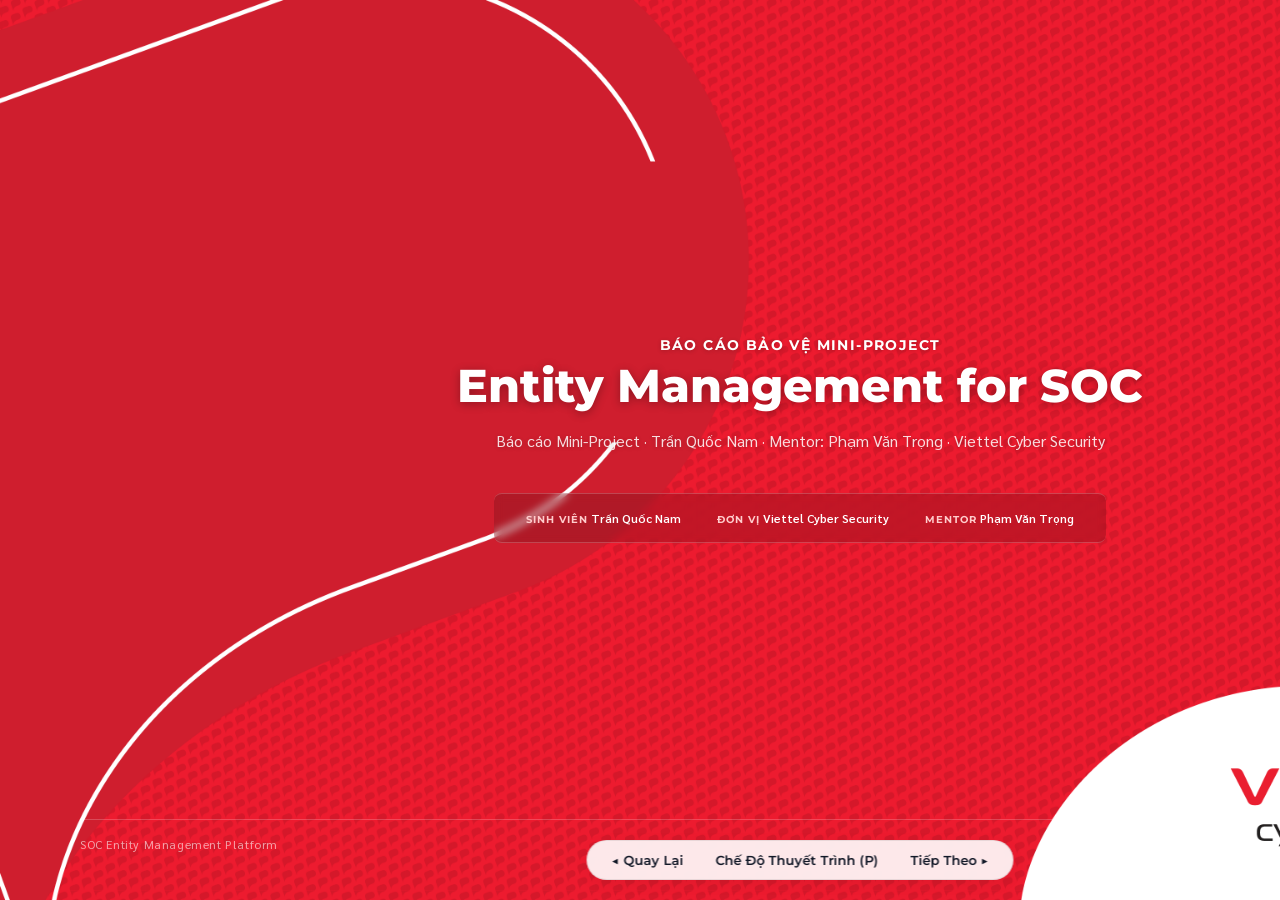
<file: presentation.html>
<!DOCTYPE html>
<html lang="vi">

<head>
  <meta charset="UTF-8">
  <meta name="viewport" content="width=device-width, initial-scale=1.0">
  <title>Entity Management for SOC - Final Defense Presentation</title>
  <!-- Montserrat & Sarabun Google Fonts -->
  <link rel="preconnect" href="https://fonts.googleapis.com">
  <link rel="preconnect" href="https://fonts.gstatic.com" crossorigin>
  <link
    href="https://fonts.googleapis.com/css2?family=Montserrat:wght@300;400;500;600;700;800&family=Sarabun:ital,wght@0,300;0,400;0,500;0,600;0,700;1,400&family=Fira+Code:wght@400;500&display=swap"
    rel="stylesheet">

  <style>
    /* CSS VARIABLES - PPTX LIGHT MODE THEME */
    :root {
      --bg-dark: #f3f4f6;
      /* Light gray page background */
      --bg-card: rgba(255, 255, 255, 0.9);
      --bg-card-border: rgba(0, 0, 0, 0.08);
      --text-main: #111827;
      /* Near black text */
      --text-muted: #4b5563;
      /* Dark gray for secondary text */

      --accent-primary: #ee0000;
      /* Viettel Red */
      --accent-primary-glow: rgba(238, 0, 0, 0.05);
      --accent-secondary: #06b6d4;
      /* Cyan */
      --accent-secondary-glow: rgba(6, 182, 212, 0.05);
      --accent-alert: #e11d48;
      /* Dark Rose */
      --accent-alert-glow: rgba(225, 29, 72, 0.05);
      --accent-success: #10b981;
      /* Emerald */

      --font-title: 'Montserrat', 'Helvetica Neue', sans-serif;
      --font-body: 'Sarabun', 'Arial', sans-serif;
      --font-mono: 'Fira Code', monospace;
    }

    * {
      box-sizing: border-box;
      margin: 0;
      padding: 0;
    }

    body {
      background-color: var(--bg-dark);
      color: var(--text-main);
      font-family: var(--font-body);
      overflow: hidden;
      height: 100vh;
      width: 100vw;
      transition: background-color 0.3s ease;
    }

    /* PRESENTATION MODE WRAPPERS */
    #app-container {
      display: flex;
      width: 100%;
      height: 100%;
      position: relative;
    }

    /* SLIDE FRAME */
    #slide-frame {
      flex: 1;
      height: 100%;
      display: flex;
      align-items: center;
      justify-content: center;
      position: relative;
      background-color: var(--bg-dark);
      transition: all 0.4s cubic-bezier(0.25, 0.8, 0.25, 1);
      z-index: 10;
    }

    /* PRESENTER CONSOLE (RIGHT SIDE) */
    #presenter-console {
      width: 450px;
      height: 100%;
      background-color: #0c0f16;
      border-left: 1px solid rgba(255, 255, 255, 0.08);
      display: none;
      flex-direction: column;
      padding: 24px;
      z-index: 20;
      overflow-y: auto;
      transition: all 0.4s cubic-bezier(0.25, 0.8, 0.25, 1);
      color: #f3f4f6;
    }

    body.presenter-mode #presenter-console {
      display: flex;
    }

    body.presenter-mode #slide-frame {
      flex: 0 0 calc(100% - 450px);
      background-color: #e5e7eb;
      padding: 30px;
    }

    /* SLIDE DECK CONTAINER */
    #deck {
      width: 100%;
      height: 100%;
      max-width: 1920px;
      max-height: 1080px;
      aspect-ratio: 16 / 9;
      position: relative;
      display: flex;
      align-items: center;
      justify-content: center;
    }

    body.presenter-mode #deck {
      transform: scale(0.9);
      transform-origin: center center;
      border: 3px solid var(--accent-primary);
      border-radius: 8px;
      box-shadow: 0 15px 40px rgba(0, 0, 0, 0.15);
    }

    /* SLIDE CONTENT STYLING WITH PPTX BACKGROUNDS */
    .slide {
      position: absolute;
      top: 0;
      left: 0;
      width: 100%;
      height: 100%;
      opacity: 0;
      visibility: hidden;
      transform: scale(0.98) translate3d(0, 5px, 0);
      transition: opacity 0.4s ease, transform 0.4s cubic-bezier(0.25, 0.8, 0.25, 1), visibility 0.4s;
      padding: 60px 80px 48px 80px;
      display: flex;
      flex-direction: column;
      justify-content: space-between;

      /* Content Slides Default Background: background.png */
      background-image: url('slide_images/background.png');
      background-size: 100% 100%;
      background-repeat: no-repeat;
      background-color: #ffffff;
      color: var(--text-main);
    }

    /* Cover Slide Unique Background: Picture1.png */
    #slide-0 {
      background-image: url('slide_images/Picture1.png');
      background-size: 100% 100%;
      background-repeat: no-repeat;
      color: #ffffff;
    }

    .slide.active {
      opacity: 1;
      visibility: visible;
      transform: scale(1) translate3d(0, 0, 0);
      z-index: 5;
    }

    /* SLIDE HEADER & FOOTER */
    .slide-header {
      display: flex;
      justify-content: space-between;
      align-items: flex-start;
      margin-bottom: 16px;
    }

    .slide-question {
      font-family: var(--font-title);
      font-size: 34px;
      font-weight: 700;
      line-height: 1.25;
      color: #111827;
      /* Dark title matching slide master */
      letter-spacing: -0.015em;
    }

    .slide-subtitle {
      font-family: var(--font-title);
      font-size: 15px;
      text-transform: uppercase;
      letter-spacing: 0.12em;
      color: var(--accent-primary);
      /* Viettel Red accent */
      font-weight: 700;
      margin-bottom: 4px;
    }

    .slide-footer {
      display: flex;
      justify-content: space-between;
      align-items: center;
      border-top: 1px solid rgba(0, 0, 0, 0.06);
      padding-top: 16px;
      font-size: 12px;
      color: var(--text-muted);
      letter-spacing: 0.05em;
      z-index: 8;
    }

    /* SLIDE CONTENT LAYOUT */
    .slide-body {
      flex: 1;
      display: flex;
      gap: 40px;
      align-items: center;
      justify-content: space-between;
      overflow: hidden;
      margin-bottom: 8px;
    }

    .slide-body.full-width {
      flex-direction: column;
      align-items: stretch;
      justify-content: center;
    }

    .slide-text {
      flex: 0 0 49%;
      display: flex;
      flex-direction: column;
      gap: 16px;
    }

    .slide-text p {
      font-size: 16px;
      line-height: 1.5;
      color: var(--text-muted);
    }

    .slide-visual {
      flex: 1;
      display: flex;
      align-items: center;
      justify-content: center;
      height: 100%;
      max-height: 480px;
      position: relative;
    }

    /* CARD STYLING FOR LIGHT MODE */
    .glow-card {
      background: var(--bg-card);
      border: 1px solid rgba(0, 0, 0, 0.06);
      border-radius: 10px;
      padding: 16px 20px;
      transition: all 0.25s ease;
      box-shadow: 0 4px 12px rgba(0, 0, 0, 0.03);
      position: relative;
      overflow: hidden;
    }

    .glow-card::before {
      content: '';
      position: absolute;
      top: 0;
      left: 0;
      width: 4px;
      height: 100%;
      background: var(--accent-primary);
      opacity: 0.9;
    }

    .glow-card.secondary::before {
      background: var(--accent-secondary);
    }

    .glow-card.alert::before {
      background: var(--accent-alert);
    }

    .glow-card.success::before {
      background: var(--accent-success);
    }

    .glow-card:hover {
      transform: translateY(-2px);
      border-color: rgba(238, 0, 0, 0.2);
      box-shadow: 0 6px 18px rgba(238, 0, 0, 0.06);
    }

    .glow-card h3 {
      font-family: var(--font-title);
      font-size: 16px;
      font-weight: 700;
      margin-bottom: 6px;
      color: #111827;
      display: flex;
      align-items: center;
      gap: 8px;
    }

    .glow-card p {
      font-size: 13px;
      line-height: 1.45;
      color: var(--text-muted);
    }

    .glow-card ul {
      margin-top: 8px;
      list-style-position: inside;
      font-size: 12px;
      color: var(--text-muted);
      display: flex;
      flex-direction: column;
      gap: 4px;
    }

    /* CONTROLS OVERLAY */
    #controls-overlay {
      position: absolute;
      bottom: 20px;
      left: 50%;
      transform: translateX(-50%);
      display: flex;
      gap: 12px;
      background: rgba(255, 255, 255, 0.9);
      border: 1px solid rgba(0, 0, 0, 0.08);
      border-radius: 50px;
      padding: 6px 14px;
      backdrop-filter: blur(8px);
      z-index: 100;
      box-shadow: 0 4px 15px rgba(0, 0, 0, 0.06);
    }

    #controls-overlay button {
      background: transparent;
      border: none;
      color: var(--text-main);
      cursor: pointer;
      padding: 5px 10px;
      font-size: 13px;
      font-weight: 600;
      border-radius: 20px;
      transition: all 0.2s ease;
      font-family: var(--font-title);
      display: flex;
      align-items: center;
      gap: 4px;
    }

    #controls-overlay button:hover {
      background: rgba(0, 0, 0, 0.04);
      color: var(--accent-primary);
    }

    /* COVER SLIDE UNIQUE OVERRIDES */
    #slide-0 .cover-content {
      display: flex;
      flex-direction: column;
      align-items: center;
      justify-content: center;
      text-align: center;
      width: 100%;
      height: 100%;
      z-index: 5;
    }

    #slide-0 .cover-title {
      font-family: var(--font-title);
      font-size: 46px;
      font-weight: 800;
      line-height: 1.2;
      margin-bottom: 16px;
      color: #ffffff;
      background: none;
      -webkit-text-fill-color: initial;
      text-shadow: 0 2px 10px rgba(0, 0, 0, 0.3);
      max-width: 1100px;
    }

    #slide-0 .cover-subtitle {
      font-size: 16px;
      color: rgba(255, 255, 255, 0.85);
      max-width: 850px;
      line-height: 1.55;
      margin-bottom: 40px;
      text-shadow: 0 1px 4px rgba(0, 0, 0, 0.2);
    }

    #slide-0 .cover-metadata {
      display: flex;
      gap: 36px;
      font-size: 12px;
      border-top: 1px solid rgba(255, 255, 255, 0.2);
      border-bottom: 1px solid rgba(255, 255, 255, 0.2);
      padding: 16px 32px;
      border-radius: 8px;
      background: rgba(0, 0, 0, 0.15);
      backdrop-filter: blur(4px);
    }

    #slide-0 .meta-label {
      color: #ffcccc;
      font-family: var(--font-title);
      text-transform: uppercase;
      font-size: 10px;
      letter-spacing: 0.1em;
      font-weight: 700;
    }

    #slide-0 .meta-val {
      color: #ffffff;
      font-weight: 600;
    }

    #slide-0 .slide-subtitle {
      color: #ffffff !important;
      text-shadow: 0 1px 4px rgba(0, 0, 0, 0.2);
    }

    #slide-0 .slide-footer {
      border-top: 1px solid rgba(255, 255, 255, 0.2);
      color: rgba(255, 255, 255, 0.6);
    }

    /* PRESENTER CONSOLE LIGHT ELEMENTS */
    #presenter-console select {
      background: #1f2937;
      border: 1px solid rgba(255, 255, 255, 0.1);
      color: #fff;
    }

    #presenter-console .notes-box {
      background: #1f2937;
      border: 1px solid rgba(255, 255, 255, 0.1);
      color: #e5e7eb;
    }

    /* CODE BLOCKS FOR LIGHT THEME */
    pre {
      background: #1e293b !important;
      /* Dark Slate to keep high code contrast */
      border: 1px solid rgba(0, 0, 0, 0.08);
      border-radius: 6px;
      padding: 12px;
      width: 100%;
      font-family: var(--font-mono);
      font-size: 11px;
      line-height: 1.45;
      color: #38bdf8;
      box-shadow: 0 4px 10px rgba(0, 0, 0, 0.05);
    }

    .highlight-red {
      color: #f43f5e;
      font-weight: bold;
    }

    .highlight-green {
      color: #10b981;
      font-weight: bold;
    }

    .highlight-blue {
      color: #60a5fa;
      font-weight: bold;
    }

    .highlight-yellow {
      color: #fbbf24;
      font-weight: bold;
    }

    /* SVG DIAGRAM ADJUSTMENTS FOR LIGHT THEME background */
    svg {
      background: rgba(255, 255, 255, 0.85) !important;
      border: 1px solid rgba(0, 0, 0, 0.06) !important;
      border-radius: 8px;
      box-shadow: 0 4px 10px rgba(0, 0, 0, 0.02);
    }

    svg text {
      fill: #1f2937 !important;
      /* Dark gray font inside SVGs */
    }

    svg rect {
      fill: #ffffff !important;
      stroke: #d1d5db !important;
    }

    svg circle {
      fill: #f3f4f6 !important;
      stroke: #9ca3af !important;
    }

    /* Specific overrides to retain color meaning in diagrams */
    .flow-line {
      stroke-dasharray: 6;
      animation: dash 35s linear infinite;
    }

    /* COMPARISON TABLE */
    .comparison-table {
      width: 100%;
      border-collapse: collapse;
      font-size: 13px;
      text-align: left;
      background: #ffffff;
      border-radius: 8px;
      overflow: hidden;
      border: 1px solid rgba(0, 0, 0, 0.06);
    }

    .comparison-table th {
      font-family: var(--font-title);
      font-weight: 700;
      color: #111827;
      border-bottom: 2px solid rgba(0, 0, 0, 0.08);
      padding: 12px;
      background: #f9fafb;
    }

    .comparison-table td {
      padding: 12px;
      border-bottom: 1px solid rgba(0, 0, 0, 0.05);
      color: var(--text-muted);
      vertical-align: top;
      line-height: 1.5;
    }

    .comparison-table tr:hover {
      background: rgba(0, 0, 0, 0.01);
    }

    .comparison-table strong {
      color: #111827;
    }

    .badge {
      background: rgba(238, 0, 0, 0.05);
      border: 1px solid var(--accent-primary);
      color: var(--accent-primary);
      padding: 3px 8px;
      border-radius: 4px;
      font-size: 10px;
      font-family: var(--font-title);
      font-weight: 700;
      text-transform: uppercase;
      letter-spacing: 0.05em;
    }

    .badge.secondary {
      background: rgba(6, 182, 212, 0.05);
      border: 1px solid var(--accent-secondary);
      color: var(--accent-secondary);
    }

    .badge.alert {
      background: rgba(225, 29, 72, 0.05);
      border: 1px solid var(--accent-alert);
      color: var(--accent-alert);
    }
  </style>
</head>

<body>

  <div id="app-container">

    <!-- LEFT SIDE: SLIDE PREVIEW / SHOW -->
    <div id="slide-frame">
      <div id="deck">

        <!-- COVER SLIDE (0) -->
        <div class="slide active" id="slide-0" data-slide-name="Mở đầu">
          <div class="cover-content">
            <span class="slide-subtitle"
              style="text-transform: uppercase; font-size: 14px; letter-spacing: 0.1em; font-weight: 700;">Báo cáo bảo
              vệ Mini-Project</span>
            <h1 class="cover-title">Entity Management for SOC</h1>
            <p class="cover-subtitle">Báo cáo Mini-Project · Trần Quốc Nam · Mentor: Phạm Văn Trọng · Viettel Cyber
              Security</p>

            <div class="cover-metadata">
              <div class="meta-item">
                <span class="meta-label">Sinh viên</span>
                <span class="meta-val">Trần Quốc Nam</span>
              </div>
              <div class="meta-item">
                <span class="meta-label">Đơn vị</span>
                <span class="meta-val">Viettel Cyber Security</span>
              </div>
              <div class="meta-item">
                <span class="meta-label">Mentor</span>
                <span class="meta-val">Phạm Văn Trọng</span>
              </div>
            </div>
          </div>

          <div class="slide-footer">
            <span>SOC Entity Management Platform</span>
            <span>Slide 1/11</span>
          </div>
        </div>

        <!-- SLIDE 1 (Problem) -->
        <div class="slide" id="slide-1" data-slide-name="Đặt Vấn Đề">
          <div class="slide-header">
            <div>
              <span class="slide-subtitle">01. Đặt Vấn Đề</span>
              <h2 class="slide-question">Tại Sao Điều Tra SOC Truyền Thống Khó Khăn?</h2>
            </div>
            <span class="badge alert">Operational Pain</span>
          </div>

          <div class="slide-body">
            <div class="slide-text">
              <p><strong>Thách thức của SOC:</strong> Sự cô lập và phi cấu trúc của dữ liệu log khiến việc điều tra
                lateral movement gặp nhiều trở ngại.</p>

              <div class="glow-card alert">
                <h3>Sự Cô Lập Của Log</h3>
                <p>Log từ SIEM, EDR, Cloud lưu ở nhiều nơi với cấu trúc khác nhau. Nhà phân tích phải truy vấn thủ công,
                  làm tăng MTTR.</p>
              </div>

              <div class="glow-card alert">
                <h3>Cảnh Báo Dạng Tự Do</h3>
                <p>Alerts dạng free-text từ các nguồn Threat Intelligence không có cấu trúc cố định, khiến parser truyền
                  thống thất bại.</p>
              </div>

              <div class="glow-card">
                <h3>Đồ Thị Hóa Quan Hệ</h3>
                <p>Chuyển từ lưu trữ tài liệu sang mô hình hóa thực thể. Sử dụng Neo4j để xâu chuỗi sự kiện và liên kết
                  quan hệ tự động.</p>
              </div>
            </div>

            <div class="slide-visual">
              <svg width="420" height="340" viewBox="0 0 420 340">
                <!-- Isolated Side -->
                <text x="60" y="30" fill="var(--accent-alert)" font-size="11" font-weight="700" font-family="Montserrat"
                  letter-spacing="1">ISOLATED LOGS (SILO)</text>

                <rect x="30" y="55" width="80" height="32" rx="4" fill="#ffffff" stroke="var(--accent-alert)"
                  stroke-width="1.5" />
                <text x="70" y="74" font-size="10" font-family="Sarabun" font-weight="600" text-anchor="middle">SIEM
                  (JSON)</text>

                <rect x="30" y="105" width="80" height="32" rx="4" fill="#ffffff" stroke="var(--accent-alert)"
                  stroke-width="1.5" />
                <text x="70" y="124" font-size="10" font-family="Sarabun" font-weight="600" text-anchor="middle">EDR
                  (JSON)</text>

                <rect x="30" y="155" width="80" height="32" rx="4" fill="#ffffff" stroke="var(--accent-alert)"
                  stroke-width="1.5" />
                <text x="70" y="174" font-size="10" font-family="Sarabun" font-weight="600" text-anchor="middle">Cloud
                  (JSON)</text>

                <rect x="30" y="205" width="80" height="32" rx="4" fill="#ffffff" stroke="var(--accent-alert)"
                  stroke-width="1.5" />
                <text x="70" y="224" font-size="9" font-family="Sarabun" font-weight="600" text-anchor="middle">Free
                  Text Alert</text>

                <line x1="120" y1="140" x2="160" y2="140" stroke="var(--accent-alert)" stroke-width="1.5"
                  stroke-dasharray="4" />
                <text x="140" y="130" fill="var(--accent-alert)" font-size="9" font-family="Sarabun"
                  text-anchor="middle" font-weight="bold">Manual Investigation</text>

                <circle cx="190" cy="140" r="18" fill="#f3f4f6" stroke="#9ca3af" stroke-width="1.5" />
                <text x="190" y="144" font-size="10" font-family="Sarabun" text-anchor="middle"
                  font-weight="600">Analyst</text>

                <!-- Connected Side -->
                <text x="270" y="30" fill="var(--accent-primary)" font-size="11" font-weight="700"
                  font-family="Montserrat" letter-spacing="1">ENTITY GRAPH</text>

                <circle cx="330" cy="70" r="18" fill="#ffffff" stroke="var(--accent-secondary)" stroke-width="1.5" />
                <text x="330" y="74" font-size="9" font-family="Sarabun" font-weight="600"
                  text-anchor="middle">User</text>

                <circle cx="285" cy="135" r="18" fill="#ffffff" stroke="var(--accent-primary)" stroke-width="1.5" />
                <text x="285" y="139" font-size="9" font-family="Sarabun" font-weight="600"
                  text-anchor="middle">IP</text>

                <circle cx="375" cy="135" r="18" fill="#ffffff" stroke="var(--accent-primary)" stroke-width="1.5" />
                <text x="375" y="139" font-size="9" font-family="Sarabun" font-weight="600"
                  text-anchor="middle">Host</text>

                <circle cx="330" cy="200" r="18" fill="#ffffff" stroke="var(--accent-secondary)" stroke-width="1.5" />
                <text x="330" y="204" font-size="8" font-family="Sarabun" font-weight="600"
                  text-anchor="middle">FileHash</text>

                <!-- Edges -->
                <line x1="320" y1="85" x2="295" y2="120" stroke="#9ca3af" stroke-width="1" />
                <line x1="340" y1="85" x2="365" y2="120" stroke="#9ca3af" stroke-width="1" />
                <line x1="303" y1="135" x2="357" y2="135" stroke="var(--accent-primary)" stroke-width="2"
                  class="flow-line" />
                <line x1="295" y1="150" x2="320" y2="185" stroke="#9ca3af" stroke-width="1" />
                <line x1="365" y1="150" x2="340" y2="185" stroke="#9ca3af" stroke-width="1" />
              </svg>
            </div>
          </div>

          <div class="slide-frame-footer">
            <div class="slide-footer">
              <span>Đặt Vấn Đề</span>
              <span>Slide 2/11</span>
            </div>
          </div>
        </div>

        <!-- SLIDE 2 (Objectives) -->
        <div class="slide" id="slide-2" data-slide-name="Mục tiêu">
          <div class="slide-header">
            <div>
              <span class="slide-subtitle">02. Mục Tiêu</span>
              <h2 class="slide-question">Ba Mục Tiêu Cốt Lõi Của Đề Tài</h2>
            </div>
            <span class="badge">Objectives</span>
          </div>

          <div class="slide-body">
            <div class="slide-text">
              <p><strong>Định hướng giải quyết:</strong> Xây dựng hệ thống tự động hóa chuẩn hóa dữ liệu bảo mật và nâng cao hiệu quả điều tra của analyst.</p>

              <div class="glow-card success">
                <h3>1. Ingest Đa Nguồn Dữ Liệu</h3>
                <p>Hỗ trợ tiếp nhận và tiền xử lý log từ nhiều nguồn như SIEM, EDR, Cloud logs và cả các cảnh báo dạng tự do.</p>
              </div>

              <div class="glow-card secondary">
                <h3>2. Tự Động Xây Dựng Entity Graph</h3>
                <p>Trích xuất thực thể (User, Host, IP, File Hash) và tự động thiết lập mối quan hệ từ cả log cấu trúc và phi cấu trúc.</p>
              </div>

              <div class="glow-card">
                <h3>3. Hỗ Trợ Điều Tra Trực Quan</h3>
                <p>Cung cấp tính năng Graph Visualization, Path Finding tìm lateral movement, làm giàu dữ liệu và RBAC.</p>
              </div>
            </div>

            <div class="slide-visual">
              <table class="comparison-table">
                <thead>
                  <tr>
                    <th>Tính Năng</th>
                    <th>Relational / Document JOIN</th>
                    <th>Entity Graph (Neo4j)</th>
                  </tr>
                </thead>
                <tbody>
                  <tr>
                    <td><strong>Độ trễ truy vết</strong></td>
                    <td>Tăng theo cấp số nhân khi đi sâu đa bước (O(N\log N))</td>
                    <td>Đo lường O(1) qua con trỏ bộ nhớ trực tiếp</td>
                  </tr>
                  <tr>
                    <td><strong>Độ phức tạp câu lệnh</strong></td>
                    <td>Nhiều tầng JOIN lồng nhau (SQL) hoặc lookup phức tạp</td>
                    <td>Cypher cực kỳ đơn giản:<br><code
                        style="color: var(--accent-primary); font-size:11px;">(u:User)-[*..3]->(ip:IP)</code></td>
                  </tr>
                  <tr>
                    <td><strong>Tích hợp thông tin</strong></td>
                    <td>Cần định nghĩa trường cứng hoặc cấu trúc nested phức tạp</td>
                    <td>Lưu linh hoạt thuộc tính trên Node và Edge, hỗ trợ Path Finding</td>
                  </tr>
                </tbody>
              </table>
            </div>
          </div>

          <div class="slide-footer">
            <span>Mục Tiêu Đề Tài</span>
            <span>Slide 3/11</span>
          </div>
        </div>

        <!-- SLIDE 3 (Architecture Design) -->
        <div class="slide" id="slide-3" data-slide-name="Kiến Trúc">
          <div class="slide-header">
            <div>
              <span class="slide-subtitle">03. Kiến Trúc</span>
              <h2 class="slide-question">Tại Sao Thiết Kế Hệ Thống Đa Cơ Sở Dữ Liệu?</h2>
            </div>
            <span class="badge">Multi-DB Linkage</span>
          </div>

          <div class="slide-body">
            <div class="slide-text">
              <p><strong>Lưu trữ phân tách:</strong> Kết hợp thế mạnh của từng công nghệ CSDL để lưu trữ tối ưu cả cấu
                trúc đồ thị lẫn bằng chứng logs nguyên bản.</p>

              <div class="glow-card">
                <h3>Neo4j: Tối ưu hóa traversal</h3>
                <p>Chịu trách nhiệm lưu trữ và truy vấn cấu trúc đồ thị an ninh mạng. Giải quyết bài toán Path Finding
                  và truy vết mối quan hệ.</p>
              </div>

              <div class="glow-card secondary">
                <h3>MongoDB: Lưu trữ Raw Event & Audit Log</h3>
                <p>Lưu trữ nguyên bản log thô JSON đa dạng và ghi lịch sử chỉnh sửa đồ thị (CREATE/UPDATE diffs) mà
                  không gây phình to đồ thị Neo4j.</p>
              </div>

              <div class="glow-card alert">
                <h3>Redis: Caching cho Enrichment</h3>
                <p>Lưu trữ đệm kết quả làm giàu dữ liệu thực thể từ VirusTotal, AbuseIPDB với TTL 3600s để bảo vệ API
                  rate limits.</p>
              </div>
            </div>

            <div class="slide-visual">
              <svg width="420" height="340" viewBox="0 0 420 340">
                <!-- Client -->
                <rect x="15" y="145" width="80" height="50" rx="4" fill="#ffffff" stroke="var(--accent-primary)"
                  stroke-width="1.5" />
                <text x="55" y="170" fill="#111827" font-size="10" font-family="Montserrat" text-anchor="middle"
                  font-weight="bold">Web Client</text>
                <text x="55" y="182" fill="var(--text-muted)" font-size="8" font-family="Sarabun"
                  text-anchor="middle">Cytoscape.js</text>

                <!-- Arrows -->
                <line x1="95" y1="170" x2="135" y2="170" stroke="var(--accent-primary)" stroke-width="1.5"
                  class="flow-line" />

                <!-- FastAPI -->
                <rect x="135" y="125" width="115" height="90" rx="6" fill="#ffffff" stroke="var(--accent-primary)"
                  stroke-width="2" />
                <text x="192" y="150" fill="#111827" font-size="11" font-family="Montserrat" text-anchor="middle"
                  font-weight="bold">FastAPI Layer</text>

                <rect x="145" y="165" width="95" height="18" rx="2" fill="#f3f4f6" stroke="#d1d5db"
                  stroke-width="0.5" />
                <text x="192" y="177" fill="var(--accent-primary)" font-size="8" font-family="Montserrat"
                  text-anchor="middle" font-weight="bold">JWT / RBAC</text>

                <rect x="145" y="188" width="95" height="18" rx="2" fill="#f3f4f6" stroke="#d1d5db"
                  stroke-width="0.5" />
                <text x="192" y="200" fill="#111827" font-size="8" font-family="Sarabun" text-anchor="middle">Ingest
                  Pipeline</text>

                <!-- Output routes -->
                <path d="M 250,150 L 305,85 M 250,170 L 305,170 M 250,190 L 305,255" stroke="#9ca3af" stroke-width="1.5"
                  fill="none" />

                <!-- Redis -->
                <rect x="305" y="60" width="100" height="50" rx="4" fill="#ffffff" stroke="var(--accent-alert)"
                  stroke-width="1.5" />
                <text x="355" y="85" fill="#111827" font-size="11" font-family="Montserrat" text-anchor="middle"
                  font-weight="bold">Redis</text>
                <text x="355" y="97" fill="var(--text-muted)" font-size="8" font-family="Sarabun"
                  text-anchor="middle">Enrichment (3600s)</text>

                <!-- Neo4j -->
                <rect x="305" y="145" width="100" height="50" rx="4" fill="#ffffff" stroke="var(--accent-success)"
                  stroke-width="1.5" />
                <text x="355" y="170" fill="#111827" font-size="11" font-family="Montserrat" text-anchor="middle"
                  font-weight="bold">Neo4j</text>
                <text x="355" y="182" fill="var(--text-muted)" font-size="8" font-family="Sarabun"
                  text-anchor="middle">Entity Graph</text>

                <!-- MongoDB -->
                <rect x="305" y="230" width="100" height="50" rx="4" fill="#ffffff" stroke="var(--accent-secondary)"
                  stroke-width="1.5" />
                <text x="355" y="255" fill="#111827" font-size="11" font-family="Montserrat" text-anchor="middle"
                  font-weight="bold">MongoDB</text>
                <text x="355" y="267" fill="var(--text-muted)" font-size="8" font-family="Sarabun"
                  text-anchor="middle">Raw Logs / Audit</text>
              </svg>
            </div>
          </div>

          <div class="slide-footer">
            <span>Kiến Trúc</span>
            <span>Slide 4/11</span>
          </div>
        </div>

        <!-- SLIDE 4 (3-Tier Ingest Pipeline) -->
        <div class="slide" id="slide-4" data-slide-name="Ingest Pipeline">
          <div class="slide-header">
            <div>
              <span class="slide-subtitle">04. Pipeline Ingest</span>
              <h2 class="slide-question">Tại Sao Thiết Kế Pipeline Ingest 3 Tầng?</h2>
            </div>
            <span class="badge secondary">Triage Priority</span>
          </div>

          <div class="slide-body">
            <div class="slide-text">
              <p><strong>Dự phòng linh hoạt:</strong> Đảm bảo hệ thống hoạt động liên tục ngay cả khi dịch vụ trí tuệ
                nhân tạo (AI) bên ngoài gặp sự cố hoặc nghẽn mạng.</p>

              <div class="glow-card">
                <h3>JSON Parser (Core - Ưu tiên 1)</h3>
                <p>Xử lý log có cấu trúc (SIEM/EDR/Cloud) qua mapping tĩnh. Tốc độ cực cao, chi phí tính toán bằng 0.
                </p>
              </div>

              <div class="glow-card secondary">
                <h3>LLM Normalizer (AI Fallback - Ưu tiên 2)</h3>
                <p>Fallback khi log không đúng định dạng chuẩn. Chuẩn hóa log tự do sang Canonical Event qua Gemini API.
                </p>
              </div>

              <div class="glow-card alert">
                <h3>Regex Parser (Safety Fallback - Ưu tiên 3)</h3>
                <p>Lá chắn cuối cùng. Trích xuất trực tiếp IOC thô bằng regex khi API AI quá tải hoặc lỗi kết nối.</p>
              </div>
            </div>

            <div class="slide-visual">
              <svg width="420" height="340" viewBox="0 0 420 340">
                <!-- Priority Flow -->
                <polygon points="210,35 60,125 360,125" fill="rgba(6,182,212,0.06)" stroke="var(--accent-secondary)"
                  stroke-width="2" />
                <text x="210" y="80" fill="#111827" font-size="11" font-weight="bold" font-family="Montserrat"
                  text-anchor="middle">1. JSON PARSER</text>
                <text x="210" y="100" fill="var(--text-muted)" font-size="8.5" font-family="Sarabun"
                  text-anchor="middle">Mapping cấu trúc tĩnh (Độ trễ µs / Cost: $0)</text>

                <polygon points="60,125 360,125 330,225 90,225" fill="rgba(238,0,0,0.04)" stroke="var(--accent-primary)"
                  stroke-width="2" />
                <text x="210" y="160" fill="#111827" font-size="11" font-weight="bold" font-family="Montserrat"
                  text-anchor="middle">2. LLM NORMALISER</text>
                <text x="210" y="178" fill="var(--accent-primary)" font-size="8.5" font-family="Sarabun"
                  text-anchor="middle" font-weight="bold">Fallback AI (Gemini 3.5 Flash / Placeholder)</text>
                <text x="210" y="195" fill="var(--text-muted)" font-size="8" font-family="Sarabun"
                  text-anchor="middle">Chuẩn hóa logs phi cấu trúc thành Canonical Event</text>

                <polygon points="90,225 330,225 300,305 120,305" fill="rgba(225,29,72,0.06)"
                  stroke="var(--accent-alert)" stroke-width="2" />
                <text x="210" y="255" fill="#111827" font-size="11" font-weight="bold" font-family="Montserrat"
                  text-anchor="middle">3. REGEX FALLBACK</text>
                <text x="210" y="275" fill="var(--accent-alert)" font-size="8.5" font-family="Sarabun"
                  text-anchor="middle" font-weight="bold">Trích xuất IOC thô (iocextract / Local)</text>
                <text x="210" y="290" fill="var(--text-muted)" font-size="8" font-family="Sarabun"
                  text-anchor="middle">Đảm bảo pipeline luôn chạy khi API ngoài bị lỗi</text>
              </svg>
            </div>
          </div>

          <div class="slide-footer">
            <span>Ingest Pipeline</span>
            <span>Slide 5/11</span>
          </div>
        </div>

        <!-- SLIDE 5 (Placeholder & Canonical) -->
        <div class="slide" id="slide-5" data-slide-name="Placeholder & Canonical">
          <div class="slide-header">
            <div>
              <span class="slide-subtitle">05. Tích Hợp AI & Toàn Vẹn Dữ Liệu</span>
              <h2 class="slide-question">Cơ Chế Placeholder Encoding & Canonical Event</h2>
            </div>
            <span class="badge success">Integrity Control</span>
          </div>

          <div class="slide-body">
            <div class="slide-text">
              <p><strong>Bảo vệ dữ liệu an ninh:</strong> Sử dụng AI một cách thông minh bằng cách giới hạn nhiệm vụ và kiểm soát dữ liệu đầu vào/đầu ra.</p>

              <div class="glow-card">
                <h3>Placeholder Encoding (Bảo vệ IOC)</h3>
                <p>Mã hóa các thực thể quan trọng (IP, URL, Hash) thành các token dạng <code>&lt;ips_0&gt;</code> trước khi gửi cho LLM. Triệt tiêu hallucination và chống AI tự ý sửa đổi.</p>
              </div>

              <div class="glow-card secondary">
                <h3>Canonical Event (Chuẩn hóa trung gian)</h3>
                <p>LLM chỉ làm nhiệm vụ đọc ngữ nghĩa văn bản và đưa về Canonical JSON schema chung. AI không trực tiếp vẽ node hay thiết lập mối quan hệ trên graph.</p>
              </div>

              <div class="glow-card success">
                <h3>Thống Nhất Pipeline Xử Lý Phía Sau</h3>
                <p>Khôi phục IOC gốc từ placeholder, đưa Canonical Event qua JSON Parser cốt lõi để vẽ graph. Giúp toàn hệ thống chỉ cần duy trì một Graph Builder.</p>
              </div>
            </div>

            <div class="slide-visual">
              <div class="glow-card secondary"
                style="width: 100%; height: 100%; display: flex; flex-direction: column; justify-content: center; gap: 12px; font-family: var(--font-mono); font-size: 11px;">
                <h4
                  style="color: var(--accent-primary); font-family: var(--font-title); font-size: 14px; font-weight: 700;">
                  Placeholder Encoding Flow</h4>
                <div>
                  <span class="highlight-red">Input:</span> "Outbound to 185.220.101.45"
                </div>
                <div style="color: var(--text-muted); font-size: 10px; font-family: var(--font-body);">
                  ➔ Tách IPv4 bằng Regex cục bộ: <span class="highlight-yellow">185.220.101.45</span>
                </div>
                <div>
                  <span class="highlight-blue">To LLM:</span> "Outbound to &lt;ips_0&gt;"
                </div>
                <div style="color: var(--text-muted); font-size: 10px; font-family: var(--font-body);">
                  ➔ LLM phân tích và trả về Canonical JSON
                </div>
                <div>
                  <span class="highlight-green">Restore & Ingest:</span> Khôi phục <span class="highlight-yellow">185.220.101.45</span> nạp JSON Parser ➔ Neo4j
                </div>
              </div>
            </div>
          </div>

          <div class="slide-footer">
            <span>Placeholder & Canonical</span>
            <span>Slide 6/11</span>
          </div>
        </div>

        <!-- SLIDE 6 (Entity Graph Investigation) -->
        <div class="slide" id="slide-6" data-slide-name="Điều tra Graph">
          <div class="slide-header">
            <div>
              <span class="slide-subtitle">06. Điều Tra Trên Graph</span>
              <h2 class="slide-question">Chức Năng Hỗ Trợ Điều Tra Trên Đồ Thị</h2>
            </div>
            <span class="badge secondary">Triage Features</span>
          </div>

          <div class="slide-body">
            <div class="slide-text">
              <p><strong>Công cụ tối ưu triage:</strong> Giao diện trực quan hóa Cytoscape kết hợp kiểm soát phân quyền API nghiêm ngặt và Audit Log đầy đủ.</p>

              <div class="glow-card">
                <h3>Xác thực JWT & Phân quyền RBAC</h3>
                <p>Quyền Analyst chỉ được xem đồ thị và làm giàu thực thể. Quyền Admin mới được phép upload và ingest log mới.</p>
              </div>

              <div class="glow-card secondary">
                <h3>Graph Explorer (Cytoscape.js)</h3>
                <p>Hỗ trợ tương tác trực quan, chạy thuật toán Path Finding tìm đường đi ngắn nhất để truy vết lateral movement.</p>
              </div>

              <div class="glow-card success">
                <h3>Audit Log & Cache Làm Giàu</h3>
                <p>Ghi nhận thay đổi (diff Before/After) vào MongoDB. Redis cache kết quả enrichment (VirusTotal, AbuseIPDB) với TTL 1h.</p>
              </div>
            </div>

            <div class="slide-visual">
              <svg width="420" height="340" viewBox="0 0 420 340">
                <!-- Shortest path diagram -->
                <text x="210" y="30" fill="var(--text-muted)" font-size="10" font-family="Montserrat" font-weight="600"
                  text-anchor="middle">PATH FINDING TRONG ĐIỀU TRA</text>

                <circle cx="60" cy="180" r="18" fill="#ffffff" stroke="var(--accent-alert)" stroke-width="2" />
                <text x="60" y="210" font-size="8.5" font-family="Sarabun" font-weight="600" text-anchor="middle">User
                  (alice)</text>

                <circle cx="150" cy="110" r="16" fill="#ffffff" stroke="#9ca3af" stroke-width="1.5" />
                <text x="150" y="137" font-size="8" font-family="Sarabun" text-anchor="middle">Host-01</text>

                <circle cx="240" cy="110" r="16" fill="#ffffff" stroke="#9ca3af" stroke-width="1.5" />
                <text x="240" y="137" font-size="8" font-family="Sarabun" text-anchor="middle">powershell</text>

                <circle cx="200" cy="230" r="18" fill="#ffffff" stroke="var(--accent-primary)" stroke-width="2" />
                <text x="200" y="260" font-size="8.5" font-family="Sarabun" font-weight="600" text-anchor="middle">IP
                  (Malicious)</text>

                <circle cx="340" cy="180" r="18" fill="#ffffff" stroke="var(--accent-success)" stroke-width="2" />
                <text x="340" y="210" font-size="8.5" font-family="Sarabun" font-weight="600" text-anchor="middle">S3
                  Bucket</text>

                <line x1="75" y1="165" x2="135" y2="120" stroke="#9ca3af" stroke-width="1" stroke-dasharray="3" />
                <line x1="166" y1="110" x2="224" y2="110" stroke="#9ca3af" stroke-width="1" stroke-dasharray="3" />
                <line x1="254" y1="122" x2="325" y2="168" stroke="#9ca3af" stroke-width="1" stroke-dasharray="3" />

                <!-- Path highlighted -->
                <line x1="75" y1="190" x2="185" y2="225" stroke="var(--accent-primary)" stroke-width="3"
                  class="flow-line" />
                <line x1="215" y1="225" x2="325" y2="190" stroke="var(--accent-primary)" stroke-width="3"
                  class="flow-line" />

                <text x="120" y="220" fill="var(--accent-primary)" font-size="8" font-family="Montserrat"
                  font-weight="bold">LOGGED_IN</text>
                <text x="280" y="220" fill="var(--accent-primary)" font-size="8" font-family="Montserrat"
                  font-weight="bold">ACCESSED</text>
              </svg>
            </div>
          </div>

          <div class="slide-footer">
            <span>Điều Tra Thực Thể</span>
            <span>Slide 7/11</span>
          </div>
        </div>

        <!-- SLIDE 7 (Demo Scenario) -->
        <div class="slide" id="slide-7" data-slide-name="Demo">
          <div class="slide-header">
            <div>
              <span class="slide-subtitle">07. Demo Trực Tiếp</span>
              <h2 class="slide-question">Kịch Bản Demo Các Tình Huống Thực Tế</h2>
            </div>
            <span class="badge">Live Demo</span>
          </div>

          <div class="slide-body">
            <div class="slide-text">
              <p><strong>Kiểm chứng tính năng:</strong> Minh họa khả năng xử lý đa nguồn dữ liệu và giao diện điều tra trực quan.</p>

              <div class="glow-card alert">
                <h3>1. Ingest Log JSON Có Cấu Trúc</h3>
                <p>Tải file log JSON mẫu (SIEM, EDR). JSON Parser sẽ tự động trích xuất các Entity và tạo graph trên Neo4j theo schema mapping.</p>
              </div>

              <div class="glow-card">
                <h3>2. Ingest Free Text (LLM Normalizer)</h3>
                <p>Nhập tay một ghi chú điều tra (unstructured incident note). Kích hoạt Placeholder Encoding -> LLM -> Canonical Event -> JSON Parser.</p>
              </div>

              <div class="glow-card success">
                <h3>3. Analyst Investigation</h3>
                <p>Tìm kiếm thực thể, mở rộng đồ thị, thực hiện làm giàu (enrichment IP), kiểm chứng Redis cache, và chạy tìm đường đi (Path Finding).</p>
              </div>
            </div>

            <div class="slide-visual">
              <div class="glow-card secondary" style="width: 100%; height: 100%; display: flex; flex-direction: column; justify-content: center; gap: 14px; padding: 24px;">
                <h4 style="color: var(--accent-primary); font-family: var(--font-title); font-size: 15px; font-weight: 700; text-align: center; margin-bottom: 10px;">LUỒNG KIỂM THỬ DEMO</h4>
                
                <div style="display: flex; flex-direction: column; gap: 8px; font-size: 12px;">
                  <div style="display: flex; align-items: center; gap: 10px;">
                    <span class="badge">Bước 1</span>
                    <span>Đăng nhập JWT / RBAC (Analyst/Admin)</span>
                  </div>
                  <div style="display: flex; align-items: center; gap: 10px;">
                    <span class="badge secondary">Bước 2</span>
                    <span>Chọn Tenant Acme / Xem Entity List</span>
                  </div>
                  <div style="display: flex; align-items: center; gap: 10px;">
                    <span class="badge success">Bước 3</span>
                    <span>Ingest JSON & Graph Visualization</span>
                  </div>
                  <div style="display: flex; align-items: center; gap: 10px;">
                    <span class="badge alert">Bước 4</span>
                    <span>Ingest Free Text (LLM & Placeholder)</span>
                  </div>
                  <div style="display: flex; align-items: center; gap: 10px;">
                    <span class="badge">Bước 5</span>
                    <span>Enrich IP (Redis Cache) & Path Finding</span>
                  </div>
                </div>
              </div>
            </div>
          </div>

          <div class="slide-footer">
            <span>Kịch Bản Demo</span>
            <span>Slide 8/11</span>
          </div>
        </div>

        <!-- SLIDE 8 (Experimental Validation) -->
        <div class="slide" id="slide-8" data-slide-name="Thực Nghiệm">
          <div class="slide-header">
            <div>
              <span class="slide-subtitle">08. Đánh Giá Thực Nghiệm</span>
              <h2 class="slide-question">Kết Quả Đánh Giá Thực Nghiệm Hệ Thống</h2>
            </div>
            <span class="badge success">System Verification</span>
          </div>

          <div class="slide-body">
            <div class="slide-text">
              <p><strong>Xác thực hệ thống:</strong> Đảm bảo độ bền vững của mã nguồn thông qua unit tests diện rộng và kiểm thử tải cho bộ nhớ đệm.</p>

              <div class="glow-card success">
                <h3>Đa Nguồn & Fallback</h3>
                <p>Ingest SIEM, EDR, Cloud nhanh chóng. LLM fallback chuẩn hóa chính xác, Regex cứu cánh khi API lỗi.</p>
              </div>

              <div class="glow-card success">
                <h3>Hiệu Năng Redis Cache</h3>
                <p>Redis cache giúp loại bỏ các lượt gọi API trùng lặp, duy trì tính ổn định của hệ thống và bảo vệ quota API bên ngoài.</p>
              </div>

              <div class="glow-card success">
                <h3>Phân Quyền & Code Coverage</h3>
                <p>RBAC chặn đứng các API ingest trái phép. Pytest đạt tỷ lệ bao phủ mã nguồn 96% (với 129 test cases thành công).</p>
              </div>
            </div>

            <div class="slide-visual">
              <div class="glow-card secondary"
                style="width: 100%; height: 100%; display: flex; flex-direction: column; justify-content: center; gap: 14px;">
                <h4
                  style="color: var(--accent-primary); font-family: var(--font-title); font-size: 15px; font-weight: 700;">
                  Tóm Tắt Kết Qủa Kiểm Thử</h4>
                <div
                  style="display:flex; justify-content:space-between; border-bottom: 1px solid var(--bg-card-border); padding-bottom: 6px; font-size: 12px;">
                  <span>Successful Test Cases</span>
                  <span class="highlight-green">129 Passed</span>
                </div>
                <div
                  style="display:flex; justify-content:space-between; border-bottom: 1px solid var(--bg-card-border); padding-bottom: 6px; font-size: 12px;">
                  <span>Pytest Coverage Rate</span>
                  <span class="highlight-green">96%</span>
                </div>
                <div style="display:flex; justify-content:space-between; padding-bottom: 6px; font-size: 12px;">
                  <span>Redis Enrichment Cache</span>
                  <span class="highlight-green">Active (TTL 3600s)</span>
                </div>
              </div>
            </div>
          </div>

          <div class="slide-footer">
            <span>Đánh Giá Thực Nghiệm</span>
            <span>Slide 9/11</span>
          </div>
        </div>

        <!-- SLIDE 9 (Limitations & Future Work) -->
        <div class="slide" id="slide-9" data-slide-name="Hạn chế & Phát triển">
          <div class="slide-header">
            <div>
              <span class="slide-subtitle">09. Hạn Chế & Hướng Phát Triển</span>
              <h2 class="slide-question">Hạn Chế Hiện Tại & Lộ Trình Phát Triển</h2>
            </div>
            <span class="badge">Roadmap</span>
          </div>

          <div class="slide-body">
            <div class="slide-text">
              <p><strong>Lộ trình nâng cấp:</strong> Hoàn thiện hệ thống bằng cách tăng tính tự chủ bảo mật của AI và thiết kế cơ chế xử lý hàng đợi bất đồng bộ.</p>

              <div class="glow-card alert">
                <h3>Hạn Chế Hiện Tại</h3>
                <ul>
                    <li>Mối quan hệ tĩnh theo schema mapping, chưa mô hình hóa event type đầy đủ ngữ nghĩa.</li>
                    <li>Chưa có cơ chế Entity Resolution để hợp nhất thực thể trùng lặp.</li>
                    <li>Chưa tích hợp sẵn Correlation Engine tự động phát hiện chuỗi tấn công.</li>
                </ul>
              </div>

              <div class="glow-card success">
                  <h3>Hướng Phát Triển</h3>
                  <ul>
                      <li>Bổ sung Event Taxonomy/Semantic Layer tăng độ chính xác của relationship.</li>
                      <li>Xây dựng cơ chế Entity Resolution hợp nhất các thực thể tương đương.</li>
                      <li>Tích hợp Kafka xử lý stream log tải lớn và bổ sung Correlation Engine.</li>
                  </ul>
              </div>
            </div>

            <div class="slide-visual">
              <svg width="420" height="340" viewBox="0 0 420 340">
                <text x="210" y="30" fill="var(--text-muted)" font-size="10" font-family="Montserrat" font-weight="600"
                  text-anchor="middle">LỘ TRÌNH KIẾN TRÚC MỞ RỘNG</text>

                <!-- Pipeline Block Future -->
                <rect x="25" y="100" width="80" height="140" rx="6" fill="#ffffff" stroke="var(--accent-secondary)"
                  stroke-width="2" />
                <text x="65" y="160" fill="#111827" font-size="11" font-family="Montserrat" font-weight="bold"
                  text-anchor="middle" transform="rotate(-90 65 160)">INGEST STREAM</text>

                <line x1="105" y1="170" x2="160" y2="170" stroke="var(--accent-secondary)" stroke-width="1.5"
                  class="flow-line" />

                <!-- Local parser -->
                <rect x="160" y="130" width="100" height="80" rx="6" fill="#ffffff" stroke="var(--accent-primary)"
                  stroke-width="2" />
                <text x="210" y="157" fill="#111827" font-size="10" font-family="Montserrat" font-weight="bold"
                  text-anchor="middle">Local Ollama</text>
                <text x="210" y="172" fill="var(--text-muted)" font-size="8" font-family="Sarabun"
                  text-anchor="middle">(Llama-3 IR Parser)</text>
                <text x="210" y="190" fill="var(--accent-success)" font-size="8" font-family="Sarabun" font-weight="600"
                  text-anchor="middle">✔ Bảo mật dữ liệu</text>

                <line x1="260" y1="170" x2="315" y2="170" stroke="var(--accent-secondary)" stroke-width="1.5"
                  class="flow-line" />

                <!-- Attack Path engine -->
                <rect x="315" y="130" width="85" height="80" rx="6" fill="#ffffff" stroke="var(--accent-success)"
                  stroke-width="2" />
                <text x="357" y="157" fill="#111827" font-size="10" font-family="Montserrat" font-weight="bold"
                  text-anchor="middle">Graph Triage</text>
                <text x="357" y="172" fill="var(--text-muted)" font-size="8" font-family="Sarabun"
                  text-anchor="middle">(Auto Detection)</text>
                <text x="357" y="190" fill="var(--accent-success)" font-size="8" font-family="Sarabun" font-weight="600"
                  text-anchor="middle">✔ Trích xuất Attack-path</text>
              </svg>
            </div>
          </div>

          <div class="slide-footer">
            <span>Hạn Chế & Lộ Trình</span>
            <span>Slide 10/11</span>
          </div>
        </div>

        <!-- SLIDE 10 (Conclusion) -->
        <div class="slide" id="slide-10" data-slide-name="Kết Luận">
          <div class="slide-header">
            <div>
              <span class="slide-subtitle">10. Kết Luận</span>
              <h2 class="slide-question">Tổng Kết Giá Trị Cốt Lõi Của Đề Tài</h2>
            </div>
            <span class="badge success">Conclusion</span>
          </div>

          <div class="slide-body">
            <div class="slide-text" style="flex: 0 0 60%;">
              <p><strong>Ý nghĩa cốt lõi:</strong> Giải quyết bài toán chuẩn hóa dữ liệu phục vụ điều tra SOC bằng mô hình Entity Graph tối ưu và an toàn.</p>

              <div class="glow-card success">
                <h3>Thiết Kế Pipeline Đa Tầng Thống Nhất</h3>
                <p>Canonical Event và Multi-layer Ingestion giúp hệ thống dễ dàng mở rộng sang các nguồn log mới mà không cần sửa đổi Graph Builder cốt lõi.</p>
              </div>

              <div class="glow-card secondary">
                <h3>Kết Hợp AI Và Khả Năng Dự Phòng Hợp Lý</h3>
                <p>LLM chỉ đảm nhận khâu chuẩn hóa trung gian, kết hợp Placeholder Encoding bảo đảm an toàn dữ liệu. Hệ thống có khả năng tự động fallback khi AI ngoại tuyến.</p>
              </div>
            </div>

            <div class="slide-visual" style="flex: 1; display: flex; flex-direction: column; justify-content: center; align-items: center; text-align: center; gap: 16px;">
              <h2 style="font-family: var(--font-title); font-size: 28px; font-weight: 800; color: var(--accent-primary);">XIN CẢM ƠN!</h2>
              <p style="font-size: 15px; color: var(--text-muted); max-width: 320px; line-height: 1.5;">Em xin cảm ơn các anh/chị mentor đã lắng nghe. Rất mong nhận được ý kiến đóng góp và câu hỏi.</p>
              <div style="border-top: 1px solid rgba(0,0,0,0.1); width: 100px; margin-top: 10px;"></div>
              <p style="font-family: var(--font-title); font-size: 12px; font-weight: 600; text-transform: uppercase; color: var(--accent-secondary);">Q&A Session</p>
            </div>
          </div>

          <div class="slide-footer">
            <span>Kết Luận</span>
            <span>Slide 11/11</span>
          </div>
        </div>

      </div>

      <!-- CONTROLS OVERLAY -->
      <div id="controls-overlay">
        <button onclick="prevSlide()" id="prev-btn">◀ Quay Lại</button>
        <button onclick="togglePresenterMode()" id="pres-toggle-btn">Chế Độ Thuyết Trình (P)</button>
        <button onclick="nextSlide()" id="next-btn">Tiếp Theo ▶</button>
      </div>

    </div>

    <!-- RIGHT SIDE: PRESENTER CONSOLE (Shown in presenter mode) -->
    <div id="presenter-console">

      <div class="console-header">
        <div class="console-title">
          <span>🎙️ Presenter Console</span>
        </div>
        <div class="console-timer" id="console-timer">
          <span id="timer-display">00:00</span>
          <button class="timer-btn" onclick="toggleTimer()" id="timer-control-btn">Pause</button>
          <button class="timer-btn" onclick="resetTimer()">Reset</button>
        </div>
      </div>

      <div class="console-section">
        <h4>Chọn Slide nhanh</h4>
        <select id="slide-selector" onchange="jumpToSlide(this.value)"
          style="width: 100%; background: #1f2937; border: 1px solid rgba(255,255,255,0.1); color: #fff; padding: 8px; border-radius: 6px; font-family: var(--font-title); font-size: 14px;">
          <!-- Populated by JS -->
        </select>
      </div>

      <div class="console-section" style="flex: 1; display: flex; flex-direction: column;">
        <h4>Lời thoại thuyết trình</h4>
        <div class="notes-box" id="notes-box" style="line-height: 1.6; font-size: 13px;">
          <!-- Populated by JS dynamically -->
        </div>
      </div>

      <div class="console-section">
        <h4>Slide tiếp theo</h4>
        <div class="next-preview" id="next-preview">
          <!-- Populated by JS -->
        </div>
      </div>

    </div>

  </div>

  <!-- JAVASCRIPT FOR ENGINE -->
  <script>
    let currentSlide = 0;
    const slides = document.querySelectorAll('.slide');
    const slideSelector = document.getElementById('slide-selector');
    const notesBox = document.getElementById('notes-box');
    const nextPreview = document.getElementById('next-preview');

    // Slide speaker notes derived from presentation_notes_with_demo.md and presentation_notes.md
    const slideNotes = [
      // Slide 1 (Index 0): Title
      `<h4>Slide 1 - Giới thiệu (20–30s)</h4>
       <p style="color: var(--accent-secondary); font-weight: bold; margin-top: 8px;">Lời thoại:</p>
       <p style="color: #e5e7eb; font-style: italic; margin-top: 4px;">"Xin chào các anh/chị mentor. Em là <strong>Trần Quốc Nam</strong>, hôm nay em xin trình bày đề tài <strong>Entity Management for SOC Investigation Console</strong>."</p>
       <p style="color: #e5e7eb; font-style: italic; margin-top: 4px;">"Mục tiêu của đề tài là xây dựng một hệ thống hỗ trợ điều tra an ninh mạng bằng cách tự động trích xuất các thực thể từ nhiều nguồn log khác nhau, xây dựng Entity Graph và hỗ trợ analyst điều tra trực quan hơn."</p>
       <p style="color: #e5e7eb; font-style: italic; margin-top: 4px;">"Trong phần trình bày em sẽ giới thiệu bài toán, kiến trúc hệ thống, pipeline xử lý dữ liệu, sau đó sẽ demo trực tiếp."</p>
       <p style="color: var(--accent-primary); font-weight: bold; margin-top: 10px;">➔ Chuyển slide: "Đầu tiên em xin trình bày bài toán mà hệ thống hướng đến giải quyết."</p>`,

      // Slide 2 (Index 1): Problem Statement
      `<h4>Slide 2 - Đặt Vấn Đề (~1 phút)</h4>
       <p style="color: var(--accent-secondary); font-weight: bold; margin-top: 8px;">Lời thoại:</p>
       <p style="color: #e5e7eb; font-style: italic; margin-top: 4px;">"Trong môi trường SOC, dữ liệu được thu thập từ rất nhiều nguồn khác nhau như SIEM, EDR và Cloud Platform. Mỗi nguồn lại sử dụng schema và định dạng log khác nhau."</p>
       <p style="color: #e5e7eb; font-style: italic; margin-top: 4px;">"Ngoài các log đã có cấu trúc, analyst còn phải xử lý các Incident Note hoặc Alert được viết dưới dạng văn bản tự nhiên. Điều này khiến quá trình điều tra khá mất thời gian vì analyst phải tự đọc log và liên kết User, Host, Process, IP hay File Hash bằng tay."</p>
       <p style="color: #e5e7eb; font-style: italic; margin-top: 4px;">"Ý tưởng của đề tài là chuẩn hóa các nguồn dữ liệu này thành một mô hình thống nhất, sau đó xây dựng Entity Graph để phục vụ investigation."</p>
       <p style="color: #60a5fa; font-weight: bold; margin-top: 8px;">Nhấn mạnh:</p>
       <p style="color: #e5e7eb; font-style: italic; margin-top: 4px;">"Như vậy thay vì chỉ lưu log, hệ thống tập trung biểu diễn mối quan hệ giữa các thực thể."</p>`,

      // Slide 3 (Index 2): Objectives
      `<h4>Slide 3 - Mục tiêu đề tài (~40s)</h4>
       <p style="color: var(--accent-secondary); font-weight: bold; margin-top: 8px;">Lời thoại:</p>
       <p style="color: #e5e7eb; font-style: italic; margin-top: 4px;">"Từ bài toán đó, hệ thống đặt ra ba mục tiêu chính."</p>
       <p style="color: #e5e7eb; font-style: italic; margin-top: 4px;">"Thứ nhất là hỗ trợ ingest dữ liệu từ nhiều nguồn khác nhau."</p>
       <p style="color: #e5e7eb; font-style: italic; margin-top: 4px;">"Thứ hai là tự động xây dựng Entity Graph từ cả dữ liệu có cấu trúc lẫn phi cấu trúc."</p>
       <p style="color: #e5e7eb; font-style: italic; margin-top: 4px;">"Cuối cùng là cung cấp các chức năng hỗ trợ investigation như graph visualization, path finding, enrichment và RBAC."</p>`,

      // Slide 4 (Index 3): System Architecture
      `<h4>Slide 4 - Kiến trúc hệ thống (~1 phút)</h4>
       <p style="color: #fbbf24; font-weight: bold; margin-top: 4px;">⚠️ Mentor thường hỏi nhiều ở slide này!</p>
       <p style="color: var(--accent-secondary); font-weight: bold; margin-top: 8px;">Lời thoại:</p>
       <p style="color: #e5e7eb; font-style: italic; margin-top: 4px;">"Kiến trúc hệ thống được chia thành nhiều tầng. Người dùng thao tác thông qua giao diện React. Nginx đóng vai trò reverse proxy và chuyển tiếp request đến FastAPI. Backend chịu trách nhiệm xác thực JWT, phân quyền RBAC, ingest dữ liệu và quản lý graph."</p>
       <p style="color: #e5e7eb; font-style: italic; margin-top: 4px;">"Trong quá trình xử lý: Neo4j lưu Entity Graph; MongoDB lưu Raw Event và Audit Log; Redis cache kết quả enrichment để giảm thời gian truy vấn."</p>
       <p style="color: #e5e7eb; font-style: italic; margin-top: 4px;">"Việc tách riêng từng thành phần giúp hệ thống dễ mở rộng và triển khai."</p>
       <p style="color: #f43f5e; font-weight: bold; margin-top: 8px;">💡 Nếu được hỏi về lý do chọn MongoDB:</p>
       <p style="color: #cbd5e1; margin-top: 4px;">"MongoDB không dùng để lưu graph mà lưu dữ liệu gốc và audit nhằm phục vụ truy vết sau này."</p>`,

      // Slide 5 (Index 4): Multi-layer Parser (Ingest Pipeline)
      `<h4>Slide 5 - Pipeline Ingest (~1 phút)</h4>
       <p style="color: #fbbf24; font-weight: bold; margin-top: 4px;">⭐ Đây là điểm mạnh nhất của project. Nói chậm & rõ!</p>
       <p style="color: var(--accent-secondary); font-weight: bold; margin-top: 8px;">Lời thoại:</p>
       <p style="color: #e5e7eb; font-style: italic; margin-top: 4px;">"Đây là pipeline xử lý dữ liệu của hệ thống. Đầu tiên, nếu dữ liệu đã có cấu trúc như SIEM, EDR hoặc Cloud Log thì Json Parser sẽ xử lý trực tiếp. Parser sử dụng schema mapping để xác định entity và relationship."</p>
       <p style="color: #e5e7eb; font-style: italic; margin-top: 4px;">"Nếu parser không nhận diện được nguồn log hoặc không trích xuất được bất kỳ entity nào thì hệ thống sẽ tự động chuyển sang LLM Parser."</p>
       <p style="color: #e5e7eb; font-style: italic; margin-top: 4px;">"LLM sẽ đọc ngữ nghĩa của văn bản và chuẩn hóa thành Canonical Event. Sau đó Canonical Event vẫn tiếp tục đi qua cùng Json Parser để xây dựng Entity Graph."</p>
       <p style="color: #e5e7eb; font-style: italic; margin-top: 4px;">"Trong trường hợp AI không khả dụng hoặc trả về kết quả lỗi thì hệ thống sẽ fallback sang Alert Parser sử dụng IOCExtract và Regex để trích xuất IOC cơ bản."</p>
       <p style="color: #e5e7eb; font-style: italic; margin-top: 4px;">"Nhờ thiết kế nhiều tầng nên hệ thống luôn cố gắng xử lý dữ liệu thay vì phụ thuộc hoàn toàn vào AI."</p>`,

      // Slide 6 (Index 5): Placeholder Encoding & Canonical
      `<h4>Slide 6 - Placeholder Encoding & Canonical (~1 phút)</h4>
       <p style="color: #fbbf24; font-weight: bold; margin-top: 4px;">💡 Mentor rất thích cách thiết kế này!</p>
       <p style="color: var(--accent-secondary); font-weight: bold; margin-top: 8px;">Lời thoại:</p>
       <p style="color: #e5e7eb; font-style: italic; margin-top: 4px;">"Trước khi gửi dữ liệu cho AI, hệ thống sẽ thực hiện Placeholder Encoding. Các IOC như URL, Domain, Email hoặc File Hash sẽ được thay thế bằng placeholder, ví dụ URL được thay bằng &lt;urls_0&gt;."</p>
       <p style="color: #e5e7eb; font-style: italic; margin-top: 4px;">"Mục tiêu là hạn chế hallucination và tránh việc AI tự sửa hoặc làm sai các giá trị IOC quan trọng."</p>
       <p style="color: #e5e7eb; font-style: italic; margin-top: 4px;">"Sau khi AI trả về kết quả dưới dạng Canonical Event, hệ thống sẽ decode placeholder trở lại giá trị ban đầu."</p>
       <p style="color: #e5e7eb; font-style: italic; margin-top: 4px;">"Ở đây, AI chỉ chịu trách nhiệm chuẩn hóa dữ liệu về Canonical Event, việc sinh Node và Relationship vẫn sử dụng Json Parser. Điều này giúp toàn bộ pipeline phía sau được thống nhất."</p>
       <p style="color: #60a5fa; font-weight: bold; margin-top: 8px;">Nhấn mạnh:</p>
       <p style="color: #e5e7eb; font-style: italic; margin-top: 4px;">"AI không trực tiếp tạo graph. AI chỉ chuẩn hóa dữ liệu."</p>`,

      // Slide 7 (Index 6): Entity Graph Investigation
      `<h4>Slide 7 - Điều Tra Trên Graph (~1 phút)</h4>
       <p style="color: var(--accent-secondary); font-weight: bold; margin-top: 8px;">Lời thoại:</p>
       <p style="color: #e5e7eb; font-style: italic; margin-top: 4px;">"Sau khi dữ liệu được chuyển thành Entity Graph, analyst có thể thực hiện điều tra trực tiếp trên graph. Thay vì đọc từng dòng log, analyst chỉ cần chọn một Entity bất kỳ, ví dụ User hoặc Host, để xem các thực thể liên quan."</p>
       <p style="color: #e5e7eb; font-style: italic; margin-top: 4px;">"Hệ thống hiện hỗ trợ một số chức năng chính: Tra cứu Entity, Hiển thị Relationship, Multi-hop Query, Path Finding, Entity Enrichment, Raw Event và Audit Log."</p>
       <p style="color: #e5e7eb; font-style: italic; margin-top: 4px;">"Neo4j rất phù hợp với bài toán này vì các truy vấn điều tra thường là tìm các mối quan hệ nhiều bước giữa User, Host, Process, IP và File Hash, thay vì truy vấn theo bảng như cơ sở dữ liệu quan hệ."</p>
       <p style="color: var(--accent-primary); font-weight: bold; margin-top: 10px;">➔ Chuyển slide: "Tiếp theo em sẽ demo trực tiếp toàn bộ pipeline của hệ thống."</p>`,

      // Slide 8 (Index 7): Demo
      `<h4>Slide 8 - Kịch Bản Demo (~20s trước khi demo)</h4>
       <p style="color: var(--accent-secondary); font-weight: bold; margin-top: 8px;">Lời thoại:</p>
       <p style="color: #e5e7eb; font-style: italic; margin-top: 4px;">"Trong phần demo, em sẽ minh họa hai tình huống. Đầu tiên là ingest một log JSON có cấu trúc để xây dựng Entity Graph. Sau đó em sẽ ingest một Incident Note dạng văn bản tự nhiên để minh họa pipeline LLM Parser và Canonical Event."</p>
       <p style="color: #e5e7eb; font-style: italic; margin-top: 4px;">"Cuối cùng em sẽ thực hiện investigation trên graph vừa được tạo."</p>
       <p style="color: var(--accent-primary); font-weight: bold; margin-top: 10px;">➔ Bắt đầu Demo (5 phút):</p>
       <p style="color: #a5b4fc; font-size: 11px; margin-top: 4px; font-family: var(--font-mono); line-height: 1.4;">
         <strong>Bước 1 - Đăng nhập:</strong> Bằng tài khoản Analyst. Giải thích JWT + RBAC kiểm tra quyền backend.<br>
         <strong>Bước 2 - Chọn Tenant:</strong> Chọn Acme (thể hiện Multi-tenancy phân tách dữ liệu).<br>
         <strong>Bước 3 - Ingest JSON:</strong> Upload JSON thô, nhấn Ingest. Giải thích Json Parser direct map.<br>
         <strong>Bước 4 - Investigation:</strong> Search "alice.smith" hoặc "WIN10-FIN-01". Show chi tiết thực thể, mở GeoIP enrichment, VirusTotal mock, xem raw event, audit log, và chạy Path Finding.<br>
         <strong>Bước 5 - Free Text:</strong> Paste SOC Note vào Ingest. Giải thích AI không tự sinh node/relationship, chỉ trả về Canonical JSON -> nạp vào JSON Parser.<br>
         <strong>Bước 6 - Kết thúc:</strong> Chuyển tenant Google chứng minh tính cô lập, quay lại slide.
       </p>`,

      // Slide 9 (Index 8): Results & Achievements
      `<h4>Slide 9 - Kết quả đạt được (~1 phút)</h4>
       <p style="color: var(--accent-secondary); font-weight: bold; margin-top: 8px;">Lời thoại:</p>
       <p style="color: #e5e7eb; font-style: italic; margin-top: 4px;">"Sau quá trình phát triển, hệ thống đã hoàn thành các chức năng chính."</p>
       <p style="color: #e5e7eb; font-style: italic; margin-top: 4px;">"Thứ nhất là hỗ trợ ingest từ nhiều nguồn dữ liệu như SIEM, EDR, Cloud và dữ liệu phi cấu trúc."</p>
       <p style="color: #e5e7eb; font-style: italic; margin-top: 4px;">"Thứ hai là xây dựng Entity Graph trên Neo4j phục vụ investigation. Hệ thống cũng hỗ trợ Graph Visualization, Multi-hop Query, Path Finding, Entity Enrichment, RBAC, Audit Log và Raw Event."</p>
       <p style="color: #e5e7eb; font-style: italic; margin-top: 4px;">"Ngoài ra project đã được container hóa bằng Docker Compose và bổ sung Integration Test để kiểm thử các API quan trọng (Pytest đạt 96% coverage)."</p>`,

      // Slide 10 (Index 9): Limitations & Future Work
      `<h4>Slide 10 - Hạn Chế & Hướng Phát Triển (~1 phút)</h4>
       <p style="color: var(--accent-secondary); font-weight: bold; margin-top: 8px;">Lời thoại:</p>
       <p style="color: #e5e7eb; font-style: italic; margin-top: 4px;">"Mặc dù hệ thống đã đáp ứng được mục tiêu đề ra, vẫn còn một số điểm có thể tiếp tục cải thiện."</p>
       <p style="color: #e5e7eb; font-style: italic; margin-top: 4px;">"Thứ nhất, việc sinh Relationship hiện vẫn dựa trên schema mapping và event type, chưa khai thác đầy đủ ngữ nghĩa của từng loại sự kiện."</p>
       <p style="color: #e5e7eb; font-style: italic; margin-top: 4px;">"Thứ hai, hệ thống chưa triển khai Entity Resolution để hợp nhất các thực thể tương đương đến từ nhiều nguồn log."</p>
       <p style="color: #e5e7eb; font-style: italic; margin-top: 4px;">"Ngoài ra Correlation Engine và Rule Engine cũng chưa được tích hợp nên việc phát hiện chuỗi tấn công vẫn chủ yếu dựa trên analyst."</p>
       <p style="color: #e5e7eb; font-style: italic; margin-top: 4px;">"Trong tương lai, hệ thống có thể mở rộng bằng Kafka để ingest thời gian thực, bổ sung Correlation Engine và Entity Resolution nhằm nâng cao khả năng điều tra."</p>`,

      // Slide 11 (Index 10): Conclusion
      `<h4>Slide 11 - Kết luận (~30 giây)</h4>
       <p style="color: var(--accent-secondary); font-weight: bold; margin-top: 8px;">Lời thoại:</p>
       <p style="color: #e5e7eb; font-style: italic; margin-top: 4px;">"Đề tài tập trung giải quyết bài toán chuẩn hóa dữ liệu phục vụ điều tra SOC bằng Entity Graph."</p>
       <p style="color: #e5e7eb; font-style: italic; margin-top: 4px;">"Điểm nổi bật của hệ thống là hỗ trợ cả dữ liệu có cấu trúc và phi cấu trúc thông qua kiến trúc Multi-layer Parser."</p>
       <p style="color: #e5e7eb; font-style: italic; margin-top: 4px;">"AI chỉ đảm nhiệm vai trò chuẩn hóa dữ liệu về Canonical Event, còn toàn bộ quá trình xây dựng Entity Graph được thống nhất thông qua Json Parser."</p>
       <p style="color: #e5e7eb; font-style: italic; margin-top: 4px;">"Nhờ đó hệ thống vừa dễ mở rộng, vừa hạn chế sự phụ thuộc vào AI trong quá trình xử lý."</p>
       <p style="color: var(--accent-primary); font-weight: bold; margin-top: 10px;">➔ Kết thúc:</p>
       <p style="color: #e5e7eb; font-style: italic; margin-top: 4px;">"Em xin cảm ơn các anh/chị mentor đã lắng nghe. Em rất sẵn sàng trả lời các câu hỏi và nhận góp ý về đề tài."</p>`
    ];

    // Timer Variables
    let timerInterval = null;
    let timerSeconds = 0;
    let timerRunning = false;

    // Populate Slide Selector
    slides.forEach((slide, idx) => {
      const option = document.createElement('option');
      option.value = idx;
      option.textContent = `Slide ${idx + 1}: ${slide.getAttribute('data-slide-name') || 'Unnamed'}`;
      slideSelector.appendChild(option);
    });

    function showSlide(index) {
      if (index < 0 || index >= slides.length) return;

      // Update Slide State
      slides[currentSlide].classList.remove('active');
      currentSlide = index;
      slides[currentSlide].classList.add('active');

      // Sync Slide Selector
      slideSelector.value = currentSlide;

      // Update Next Slide Preview
      if (currentSlide + 1 < slides.length) {
        const nextSlide = slides[currentSlide + 1];
        nextPreview.innerHTML = `Slide ${currentSlide + 2}: <strong>${nextSlide.getAttribute('data-slide-name') || 'Untitled'}</strong>`;
      } else {
        nextPreview.innerHTML = "<strong>Kết thúc buổi bảo vệ</strong>";
      }

      // Update Speaker Notes
      if (typeof slideNotes !== 'undefined' && slideNotes[currentSlide]) {
        notesBox.innerHTML = slideNotes[currentSlide];
      } else {
        notesBox.innerHTML = "<p>Không có ghi chú cho slide này.</p>";
      }
    }

    function nextSlide() {
      if (currentSlide < slides.length - 1) {
        showSlide(currentSlide + 1);
      }
    }

    function prevSlide() {
      if (currentSlide > 0) {
        showSlide(currentSlide - 1);
      }
    }

    function jumpToSlide(index) {
      showSlide(parseInt(index));
    }

    function togglePresenterMode() {
      document.body.classList.toggle('presenter-mode');
      // Trigger resize for SVGs recalculation
      window.dispatchEvent(new Event('resize'));
    }

    // Key Listener
    window.addEventListener('keydown', (e) => {
      if (e.code === 'ArrowRight' || e.code === 'Space' || e.code === 'PageDown') {
        e.preventDefault();
        nextSlide();
      } else if (e.code === 'ArrowLeft' || e.code === 'PageUp') {
        e.preventDefault();
        prevSlide();
      } else if (e.code === 'KeyP') {
        e.preventDefault();
        togglePresenterMode();
      }
    });

    // Timer Logic
    function startTimer() {
      if (timerRunning) return;
      timerRunning = true;
      document.getElementById('timer-control-btn').textContent = "Pause";
      timerInterval = setInterval(() => {
        timerSeconds++;
        const mins = Math.floor(timerSeconds / 60).toString().padStart(2, '0');
        const secs = (timerSeconds % 60).toString().padStart(2, '0');
        document.getElementById('timer-display').textContent = `${mins}:${secs}`;
      }, 1000);
    }

    function pauseTimer() {
      clearInterval(timerInterval);
      timerRunning = false;
      document.getElementById('timer-control-btn').textContent = "Play";
    }

    function toggleTimer() {
      if (timerRunning) {
        pauseTimer();
      } else {
        startTimer();
      }
    }

    function resetTimer() {
      pauseTimer();
      timerSeconds = 0;
      document.getElementById('timer-display').textContent = "00:00";
    }

    // Auto-init Presentation
    showSlide(0);
    startTimer();
  </script>
</body>

</html>
</file>
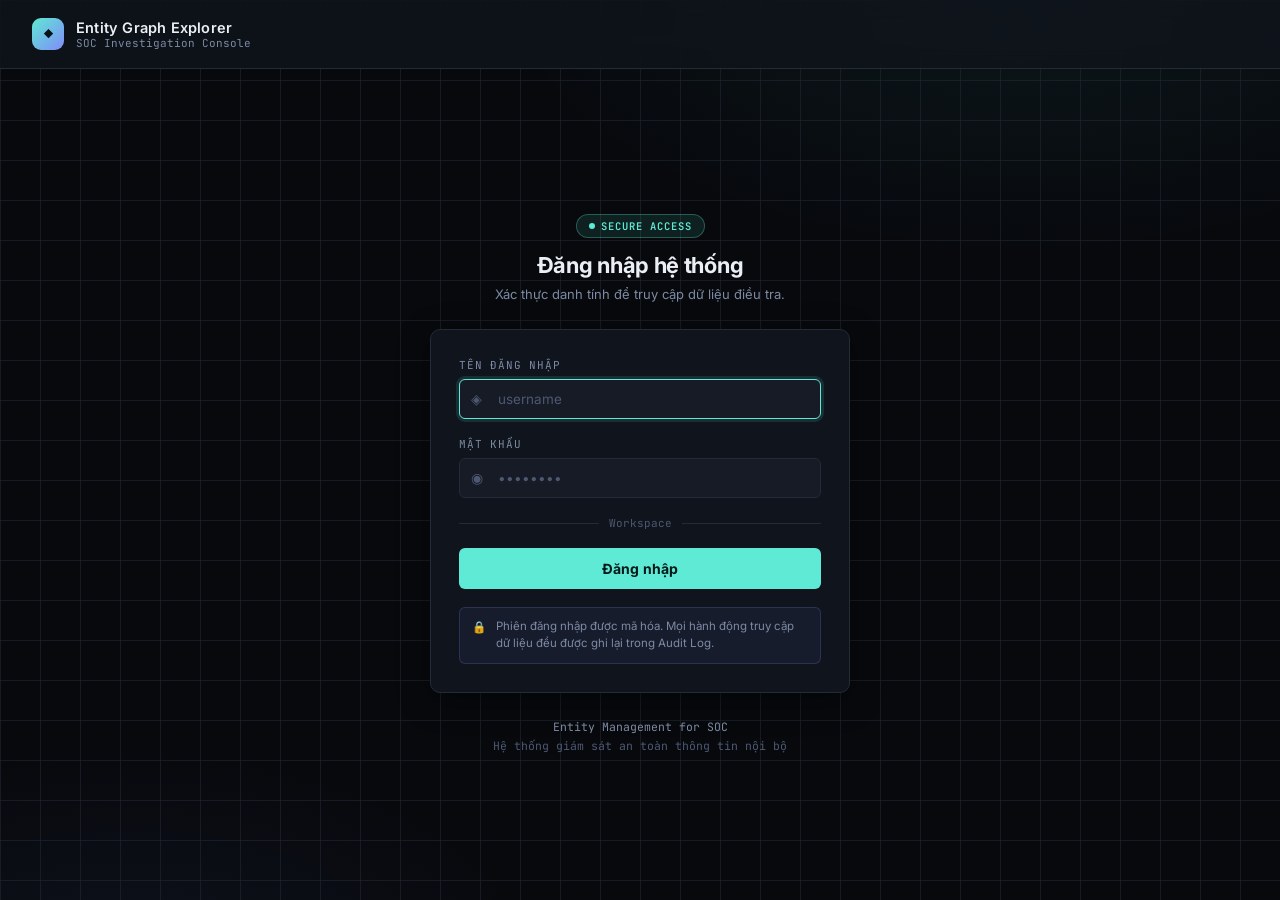
<file: frontend/login.html>
<!DOCTYPE html>
<html lang="vi">
<head>
<meta charset="UTF-8">
<meta name="viewport" content="width=device-width, initial-scale=1.0">
<title>Đăng nhập · SOC Investigation Console</title>
<link rel="preconnect" href="https://fonts.googleapis.com">
<link href="https://fonts.googleapis.com/css2?family=JetBrains+Mono:wght@400;500;600;700&family=Inter:wght@400;500;600;700&display=swap" rel="stylesheet">
<style>
  :root {
    --bg:        #07090d;
    --bg-soft:   #0c0f15;
    --panel:     #10141c;
    --panel-2:   #161b25;
    --line:      #232a38;
    --line-soft: #1a2030;
    --text:      #eaeef5;
    --muted:     #7c8aa3;
    --muted-2:   #4d5872;
    --accent:    #5eead4;
    --indigo:    #818cf8;
    --rose:      #fb7185;
    --radius:    10px;
    --radius-sm: 6px;
  }

  *, *::before, *::after { box-sizing: border-box; margin: 0; padding: 0; }

  html, body {
    height: 100%;
    background: var(--bg);
    color: var(--text);
    font-family: 'Inter', sans-serif;
  }

  body {
    display: flex;
    flex-direction: column;
    min-height: 100vh;
    background:
      radial-gradient(900px 500px at 80% -5%,  rgba(94,234,212,0.07), transparent 60%),
      radial-gradient(700px 400px at 10% 110%,  rgba(129,140,248,0.07), transparent 60%),
      var(--bg);
  }

  /* ── grid background overlay ── */
  body::before {
    content: '';
    position: fixed;
    inset: 0;
    background-image:
      linear-gradient(rgba(35,42,56,0.55) 1px, transparent 1px),
      linear-gradient(90deg, rgba(35,42,56,0.55) 1px, transparent 1px);
    background-size: 40px 40px;
    pointer-events: none;
    z-index: 0;
  }

  /* ── Header ── */
  header {
    position: relative;
    z-index: 10;
    display: flex;
    align-items: center;
    padding: 18px 32px;
    border-bottom: 1px solid var(--line);
    background: rgba(16,20,28,0.80);
    backdrop-filter: blur(10px);
  }

  .brand { display: flex; align-items: center; gap: 12px; }
  .mark {
    width: 32px; height: 32px;
    border-radius: 9px;
    background: linear-gradient(135deg, var(--accent), var(--indigo));
    display: flex; align-items: center; justify-content: center;
    font-family: 'JetBrains Mono', monospace;
    font-weight: 700; color: #06141a; font-size: 15px;
  }
  .brand h1 { font-size: 14.5px; font-weight: 600; letter-spacing: 0.2px; }
  .brand .sub { font-size: 11px; color: var(--muted); font-family: 'JetBrains Mono', monospace; }

  /* ── Main ── */
  main {
    position: relative;
    z-index: 1;
    flex: 1;
    display: flex;
    align-items: center;
    justify-content: center;
    padding: 40px 16px;
  }

  .login-wrap {
    width: 100%;
    max-width: 420px;
    display: flex;
    flex-direction: column;
    gap: 24px;
  }

  /* ── Intro ── */
  .intro {
    text-align: center;
  }
  .intro .badge {
    display: inline-flex;
    align-items: center;
    gap: 6px;
    padding: 4px 12px;
    border-radius: 20px;
    background: rgba(94,234,212,0.10);
    border: 1px solid rgba(94,234,212,0.30);
    color: var(--accent);
    font-family: 'JetBrains Mono', monospace;
    font-size: 10.5px;
    font-weight: 600;
    letter-spacing: 1px;
    text-transform: uppercase;
    margin-bottom: 14px;
  }
  .intro .badge::before {
    content: '';
    width: 6px; height: 6px;
    border-radius: 50%;
    background: var(--accent);
    animation: pulse 2s ease-in-out infinite;
  }
  @keyframes pulse {
    0%, 100% { opacity: 1; transform: scale(1); }
    50%       { opacity: 0.4; transform: scale(0.85); }
  }
  .intro h2 {
    font-size: 22px;
    font-weight: 700;
    letter-spacing: -0.3px;
    margin-bottom: 6px;
  }
  .intro p {
    font-size: 13px;
    color: var(--muted);
    line-height: 1.6;
  }

  /* ── Card ── */
  .card {
    background: var(--panel);
    border: 1px solid var(--line);
    border-radius: var(--radius);
    padding: 28px;
    display: flex;
    flex-direction: column;
    gap: 18px;
    box-shadow: 0 8px 32px rgba(0,0,0,0.4);
  }

  .field {
    display: flex;
    flex-direction: column;
    gap: 7px;
  }
  .field label {
    font-size: 11px;
    font-family: 'JetBrains Mono', monospace;
    color: var(--muted);
    letter-spacing: 0.8px;
    text-transform: uppercase;
  }

  .input-wrap {
    position: relative;
  }
  .input-wrap .icon {
    position: absolute;
    left: 12px;
    top: 50%;
    transform: translateY(-50%);
    color: var(--muted-2);
    font-size: 14px;
    pointer-events: none;
    line-height: 1;
  }
  .input-wrap input {
    width: 100%;
    background: var(--panel-2);
    border: 1px solid var(--line);
    color: var(--text);
    padding: 11px 12px 11px 38px;
    border-radius: var(--radius-sm);
    font-family: 'Inter', sans-serif;
    font-size: 13.5px;
    outline: none;
    transition: border-color .15s, box-shadow .15s;
  }
  .input-wrap input:focus {
    border-color: var(--accent);
    box-shadow: 0 0 0 3px rgba(94,234,212,0.12);
  }
  .input-wrap input::placeholder { color: var(--muted-2); }

  /* tenant select */
  .tenant-select-wrap {
    position: relative;
  }
  .tenant-select-wrap .icon {
    position: absolute;
    left: 12px;
    top: 50%;
    transform: translateY(-50%);
    color: var(--muted-2);
    font-size: 14px;
    pointer-events: none;
  }
  .tenant-select-wrap select {
    width: 100%;
    background: var(--panel-2);
    border: 1px solid var(--line);
    color: var(--text);
    padding: 11px 12px 11px 38px;
    border-radius: var(--radius-sm);
    font-family: 'Inter', sans-serif;
    font-size: 13.5px;
    outline: none;
    appearance: none;
    cursor: pointer;
    transition: border-color .15s;
  }
  .tenant-select-wrap select:focus { border-color: var(--accent); }
  .tenant-select-wrap::after {
    content: '▾';
    position: absolute;
    right: 12px;
    top: 50%;
    transform: translateY(-50%);
    color: var(--muted-2);
    pointer-events: none;
    font-size: 12px;
  }

  /* divider */
  .divider {
    display: flex;
    align-items: center;
    gap: 10px;
    color: var(--muted-2);
    font-size: 11px;
    font-family: 'JetBrains Mono', monospace;
  }
  .divider::before, .divider::after {
    content: '';
    flex: 1;
    height: 1px;
    background: var(--line);
  }

  /* error */
  .error-msg {
    display: none;
    align-items: center;
    gap: 8px;
    background: rgba(251,113,133,0.10);
    border: 1px solid rgba(251,113,133,0.30);
    border-radius: var(--radius-sm);
    padding: 10px 12px;
    font-size: 12.5px;
    color: var(--rose);
  }
  .error-msg.show { display: flex; }

  /* submit button */
  .btn-login {
    width: 100%;
    padding: 12px;
    background: var(--accent);
    color: #05181a;
    border: none;
    border-radius: var(--radius-sm);
    font-family: 'Inter', sans-serif;
    font-weight: 700;
    font-size: 14px;
    cursor: pointer;
    transition: filter .15s, transform .1s;
    display: flex;
    align-items: center;
    justify-content: center;
    gap: 8px;
    letter-spacing: 0.2px;
  }
  .btn-login:hover { filter: brightness(1.08); transform: translateY(-1px); }
  .btn-login:active { transform: translateY(0); }
  .btn-login:disabled {
    background: var(--line);
    color: var(--muted-2);
    cursor: not-allowed;
    transform: none;
    filter: none;
  }

  .spin {
    display: inline-block;
    width: 14px; height: 14px;
    border: 2px solid rgba(5,24,26,0.3);
    border-top-color: #05181a;
    border-radius: 50%;
    animation: spin .6s linear infinite;
  }
  @keyframes spin { to { transform: rotate(360deg); } }

  /* ── Footer note ── */
  .login-footer {
    text-align: center;
    font-size: 11.5px;
    color: var(--muted-2);
    font-family: 'JetBrains Mono', monospace;
    line-height: 1.7;
  }
  .login-footer span {
    color: var(--muted);
  }

  /* ── Security notice ── */
  .security-notice {
    display: flex;
    align-items: flex-start;
    gap: 10px;
    background: rgba(129,140,248,0.07);
    border: 1px solid rgba(129,140,248,0.20);
    border-radius: var(--radius-sm);
    padding: 10px 12px;
    font-size: 11.5px;
    color: var(--muted);
    line-height: 1.5;
  }
  .security-notice .icon { color: var(--indigo); flex-shrink: 0; margin-top: 1px; }
</style>
</head>
<body>

<header>
  <div class="brand">
    <span class="mark">◆</span>
    <div>
      <h1>Entity Graph Explorer</h1>
      <div class="sub">SOC Investigation Console</div>
    </div>
  </div>
</header>

<main>
  <div class="login-wrap">

    <div class="intro">
      <div class="badge">Secure Access</div>
      <h2>Đăng nhập hệ thống</h2>
      <p>Xác thực danh tính để truy cập dữ liệu điều tra.</p>
    </div>

    <div class="card">

      <div id="errorMsg" class="error-msg">
        <span>⚠</span>
        <span id="errorText">Thông tin đăng nhập không hợp lệ.</span>
      </div>

      <div class="field">
        <label>Tên đăng nhập</label>
        <div class="input-wrap">
          <span class="icon">◈</span>
          <input
            type="text"
            id="username"
            placeholder="username"
            autocomplete="username"
            autofocus
          >
        </div>
      </div>

      <div class="field">
        <label>Mật khẩu</label>
        <div class="input-wrap">
          <span class="icon">◉</span>
          <input
            type="password"
            id="password"
            placeholder="••••••••"
            autocomplete="current-password"
          >
        </div>
      </div>

      <div class="divider">Workspace</div>

      <button id="loginBtn" class="btn-login" onclick="handleLogin()">
        Đăng nhập
      </button>

      <div class="security-notice">
        <span class="icon">🔒</span>
        <span>Phiên đăng nhập được mã hóa. Mọi hành động truy cập dữ liệu đều được ghi lại trong Audit Log.</span>
      </div>

    </div>

    <div class="login-footer">
      <span>Entity Management for SOC</span><br>
      Hệ thống giám sát an toàn thông tin nội bộ
    </div>

  </div>
</main>

<script>
/* ── Login handler ── */
async function handleLogin(e) {
  const btn      = document.getElementById('loginBtn');
  const errBox   = document.getElementById('errorMsg');
  const errText  = document.getElementById('errorText');
  const username = document.getElementById('username').value.trim();
  const password = document.getElementById('password').value;

  errBox.classList.remove('show');

  if (!username || !password) {
    errText.textContent = 'Vui lòng nhập tên đăng nhập và mật khẩu.';
    errBox.classList.add('show');
    return;
  }

  btn.disabled = true;
  btn.innerHTML = '<span class="spin"></span> Đang xác thực...';

  try {
    const res = await fetch('api/auth/login', {
    method: 'POST',
    headers: { 
        'Content-Type': 'application/json' 
    },
    body: JSON.stringify({ "username":username, "password":password }) 
    });

    if (!res.ok) {
      const err = await res.json().catch(() => ({}));
      errText.textContent = err.detail || 'Thông tin đăng nhập không hợp lệ.';
      errBox.classList.add('show');
      return;
    }

    const resData = await res.json();
    if (resData) {
      sessionStorage.setItem('soc_token', resData.data.token);
    }
    console.log("After set");
    window.location.href = '/index.html';

  } catch {
    errText.textContent = 'Không thể kết nối đến máy chủ. Vui lòng thử lại.';
    errBox.classList.add('show');
  } finally {
    btn.disabled = false;
    btn.innerHTML = 'Đăng nhập';
  }
}

/* ── Enter key submit ── */
document.addEventListener('keydown', e => {
  if (e.key === 'Enter') handleLogin();
});
</script>
</body>
</html>
</file>
